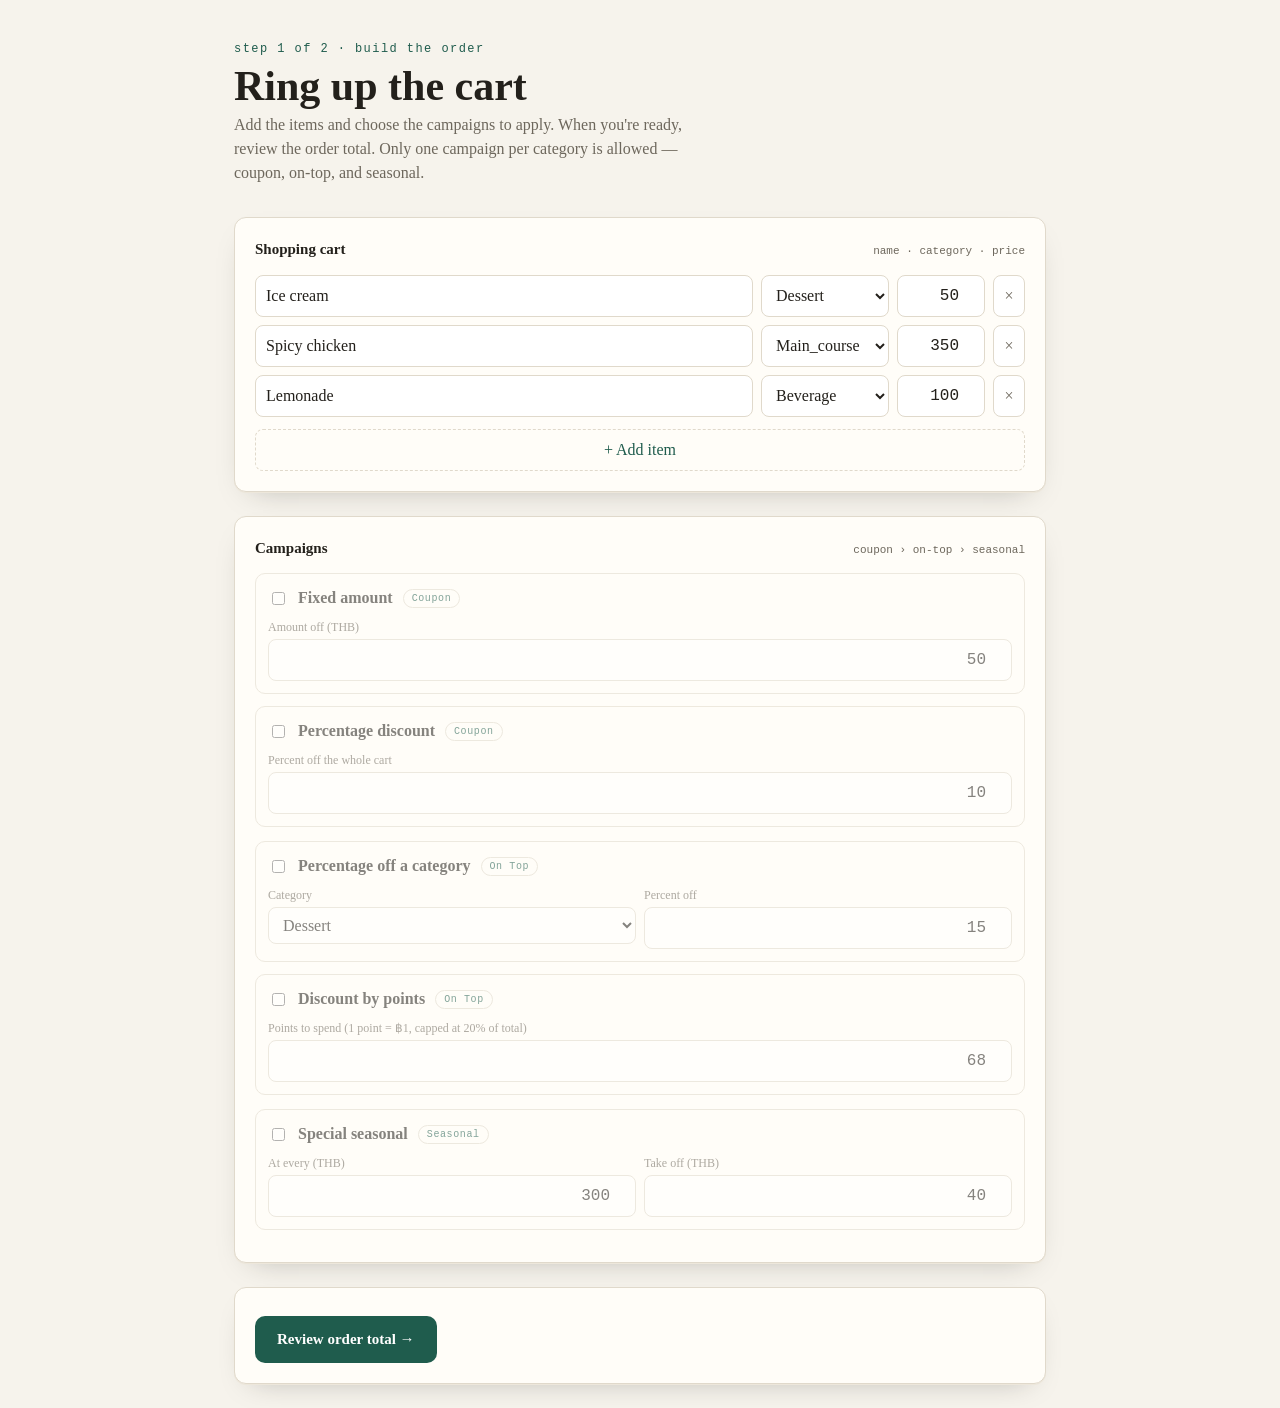
<file: Prototype/index.html>
<!DOCTYPE html>
<html lang="en">
<head>
<meta charset="UTF-8">
<meta name="viewport" content="width=device-width, initial-scale=1.0">
<title>New order — Playtorium</title>
<style>
  :root {
    --paper: #f6f3ec;
    --card: #fffdf8;
    --ink: #23201b;
    --ink-soft: #6d675c;
    --line: #e0d9cb;
    --accent: #1f5c4d;
    --accent-soft: #e4efe9;
    --strike: #b23a2e;
    --strike-soft: #f6e6e2;
    --shadow: 0 1px 0 #ede7db, 0 12px 30px -18px rgba(35,32,27,.35);
  }
  * { box-sizing: border-box; }
  html { -webkit-text-size-adjust: 100%; }
  body {
    margin: 0; background: var(--paper); color: var(--ink);
    font-family: "Iowan Old Style", "Palatino Linotype", Palatino, Georgia, serif; line-height: 1.5;
  }
  .num { font-family: "SFMono-Regular", ui-monospace, "Cascadia Mono", Menlo, Consolas, monospace; font-variant-numeric: tabular-nums; }
  header { max-width: 860px; margin: 0 auto; padding: 40px 24px 8px; }
  header .kicker { font-family: ui-monospace, Menlo, monospace; font-size: 12px; letter-spacing: .12em; color: var(--accent); }
  header h1 { font-size: clamp(28px, 4vw, 42px); line-height: 1.08; margin: 6px 0 4px; font-weight: 600; }
  header p { color: var(--ink-soft); margin: 0; max-width: 60ch; }
  .wrap { max-width: 860px; margin: 0 auto; padding: 24px; }
  .panel { background: var(--card); border: 1px solid var(--line); border-radius: 12px; box-shadow: var(--shadow); padding: 20px; }
  .panel + .panel { margin-top: 24px; }
  .panel h2 { font-size: 15px; margin: 0 0 14px; font-weight: 600; display: flex; align-items: baseline; justify-content: space-between; }
  .panel h2 small { font-family: ui-monospace, Menlo, monospace; font-size: 11px; color: var(--ink-soft); font-weight: 400; }
  .row { display: grid; grid-template-columns: 1fr 128px 88px 32px; gap: 8px; margin-bottom: 8px; }
  @media (max-width: 460px) { .row { grid-template-columns: 1fr 1fr; } }
  input, select, button { font: inherit; }
  input, select { width: 100%; padding: 8px 10px; border: 1px solid var(--line); border-radius: 8px; background: #fff; color: var(--ink); }
  input.num { text-align: right; }
  input:focus, select:focus { outline: 2px solid var(--accent); outline-offset: 1px; border-color: var(--accent); }
  .icon-btn { border: 1px solid var(--line); background: #fff; border-radius: 8px; cursor: pointer; color: var(--ink-soft); line-height: 1; }
  .icon-btn:hover { border-color: var(--strike); color: var(--strike); }
  .add-link { background: none; border: 1px dashed var(--line); color: var(--accent); border-radius: 8px; padding: 8px 12px; cursor: pointer; width: 100%; margin-top: 4px; }
  .add-link:hover { border-color: var(--accent); background: var(--accent-soft); }
  .camp { border: 1px solid var(--line); border-radius: 10px; padding: 12px; margin-bottom: 12px; }
  .camp.disabled { opacity: .55; }
  .camp-head { display: flex; align-items: center; gap: 10px; margin-bottom: 4px; }
  .camp-head label { font-weight: 600; cursor: pointer; }
  .camp-head .tag { font-family: ui-monospace, Menlo, monospace; font-size: 10px; letter-spacing: .06em; color: var(--accent); border: 1px solid var(--line); border-radius: 999px; padding: 1px 8px; }
  .camp-body { display: grid; grid-template-columns: 1fr 1fr; gap: 8px; margin-top: 8px; }
  .camp-body .full { grid-column: 1 / -1; }
  .field small { display: block; color: var(--ink-soft); font-size: 12px; margin-bottom: 3px; }
  input[type="checkbox"] { width: auto; }
  .exclusive-note { font-size: 12px; color: var(--strike); background: var(--strike-soft); border-radius: 6px; padding: 6px 8px; margin-top: 6px; display: none; }
  .actions { display: flex; align-items: center; gap: 14px; margin-top: 8px; }
  .review-btn { background: var(--accent); color: #fff; border: none; border-radius: 10px; padding: 12px 22px; font-size: 15px; cursor: pointer; font-weight: 600; }
  .review-btn:hover { background: #1a4d41; }
  .error { color: var(--strike); background: var(--strike-soft); border: 1px solid #ecccc5; border-radius: 8px; padding: 10px 12px; font-size: 14px; }
  .error:empty { display: none; }
</style>
</head>
<body>
<header>
  <div class="kicker">step 1 of 2 · build the order</div>
  <h1>Ring up the cart</h1>
  <p>Add the items and choose the campaigns to apply. When you're ready, review the order total. Only one campaign per category is allowed — coupon, on-top, and seasonal.</p>
</header>

<div class="wrap">
  <div class="panel">
    <h2>Shopping cart <small>name · category · price</small></h2>
    <div id="cart"></div>
    <button class="add-link" id="addItem">+ Add item</button>
  </div>

  <div class="panel">
    <h2>Campaigns <small>coupon › on-top › seasonal</small></h2>

    <div class="camp" data-group="Coupon">
      <div class="camp-head">
        <input type="checkbox" id="c_fixed" data-exclusive="Coupon">
        <label for="c_fixed">Fixed amount</label><span class="tag">Coupon</span>
      </div>
      <div class="camp-body">
        <div class="field full"><small>Amount off (THB)</small>
          <input class="num" type="number" id="c_fixed_amount" value="50" min="0" step="1"></div>
      </div>
    </div>

    <div class="camp" data-group="Coupon">
      <div class="camp-head">
        <input type="checkbox" id="c_pct" data-exclusive="Coupon">
        <label for="c_pct">Percentage discount</label><span class="tag">Coupon</span>
      </div>
      <div class="camp-body">
        <div class="field full"><small>Percent off the whole cart</small>
          <input class="num" type="number" id="c_pct_val" value="10" min="0" max="100" step="0.5"></div>
      </div>
    </div>
    <div class="exclusive-note" id="note_Coupon">Only one coupon can apply.</div>

    <div class="camp" data-group="OnTop" style="margin-top:14px;">
      <div class="camp-head">
        <input type="checkbox" id="c_cat" data-exclusive="OnTop">
        <label for="c_cat">Percentage off a category</label><span class="tag">On&nbsp;Top</span>
      </div>
      <div class="camp-body">
        <div class="field"><small>Category</small>
          <select id="c_cat_name"><option>Dessert</option><option>Main_course</option><option>Beverage</option></select></div>
        <div class="field"><small>Percent off</small>
          <input class="num" type="number" id="c_cat_pct" value="15" min="0" max="100" step="0.5"></div>
      </div>
    </div>

    <div class="camp" data-group="OnTop">
      <div class="camp-head">
        <input type="checkbox" id="c_pts" data-exclusive="OnTop">
        <label for="c_pts">Discount by points</label><span class="tag">On&nbsp;Top</span>
      </div>
      <div class="camp-body">
        <div class="field full"><small>Points to spend (1 point = ฿1, capped at 20% of total)</small>
          <input class="num" type="number" id="c_pts_val" value="68" min="0" step="1"></div>
      </div>
    </div>
    <div class="exclusive-note" id="note_OnTop">Only one on-top campaign can apply.</div>

    <div class="camp" data-group="Seasonal" style="margin-top:14px;">
      <div class="camp-head">
        <input type="checkbox" id="c_seasonal" data-exclusive="Seasonal">
        <label for="c_seasonal">Special seasonal</label><span class="tag">Seasonal</span>
      </div>
      <div class="camp-body">
        <div class="field"><small>At every (THB)</small>
          <input class="num" type="number" id="c_seasonal_every" value="300" min="1" step="1"></div>
        <div class="field"><small>Take off (THB)</small>
          <input class="num" type="number" id="c_seasonal_disc" value="40" min="0" step="1"></div>
      </div>
    </div>
  </div>

  <div class="panel">
    <div id="formError" class="error"></div>
    <div class="actions">
      <button class="review-btn" id="review">Review order total →</button>
    </div>
  </div>
</div>

<script src="discount-engine.js"></script>
<script>
(function () {
  'use strict';
  var $ = function (id) { return document.getElementById(id); };

  var seed = [
    { name: 'Ice cream', category: 'Dessert', price: 50 },
    { name: 'Spicy chicken', category: 'Main_course', price: 350 },
    { name: 'Lemonade', category: 'Beverage', price: 100 }
  ];

  function catOptions(sel) {
    return ['Dessert', 'Main_course', 'Beverage'].map(function (c) {
      return '<option' + (c === sel ? ' selected' : '') + '>' + c + '</option>';
    }).join('');
  }

  function addRow(item) {
    item = item || { name: '', category: 'Dessert', price: '' };
    var row = document.createElement('div');
    row.className = 'row';
    row.innerHTML =
      '<input class="i-name" type="text" placeholder="Item name" value="' + item.name + '">' +
      '<select class="i-cat">' + catOptions(item.category) + '</select>' +
      '<input class="num i-price" type="number" min="0" step="0.01" placeholder="0.00" value="' + item.price + '">' +
      '<button class="icon-btn i-del" title="Remove" aria-label="Remove item">×</button>';
    $('cart').appendChild(row);
    row.querySelector('.i-del').addEventListener('click', function () { row.remove(); });
  }

  function readCart() {
    var items = [];
    document.querySelectorAll('#cart .row').forEach(function (row) {
      var name = row.querySelector('.i-name').value.trim();
      var category = row.querySelector('.i-cat').value;
      var raw = row.querySelector('.i-price').value;
      if (raw === '' && name === '') return;
      items.push({ name: name || 'Item', category: category, price: parseFloat(raw) });
    });
    return items;
  }

  function readCampaigns() {
    var list = [];
    if ($('c_fixed').checked)    list.push({ type: 'fixed', amount: parseFloat($('c_fixed_amount').value) });
    if ($('c_pct').checked)      list.push({ type: 'percentage', percentage: parseFloat($('c_pct_val').value) });
    if ($('c_cat').checked)      list.push({ type: 'categoryPercentage', category: $('c_cat_name').value, percentage: parseFloat($('c_cat_pct').value) });
    if ($('c_pts').checked)      list.push({ type: 'points', points: parseFloat($('c_pts_val').value) });
    if ($('c_seasonal').checked) list.push({ type: 'seasonal', every: parseFloat($('c_seasonal_every').value), discount: parseFloat($('c_seasonal_disc').value) });
    return list;
  }

  function wireExclusivity() {
    document.querySelectorAll('input[data-exclusive]').forEach(function (cb) {
      cb.addEventListener('change', function () {
        if (cb.checked) {
          var group = cb.getAttribute('data-exclusive');
          document.querySelectorAll('input[data-exclusive="' + group + '"]').forEach(function (other) {
            if (other !== cb) other.checked = false;
          });
        }
        syncDisabled();
      });
    });
  }

  function syncDisabled() {
    document.querySelectorAll('.camp').forEach(function (camp) {
      var cb = camp.querySelector('input[type="checkbox"]');
      camp.classList.toggle('disabled', cb && !cb.checked);
    });
  }

  function review() {
    var err = $('formError');
    err.textContent = '';
    var cart = readCart();
    var campaigns = readCampaigns();

    if (!cart.length) {
      err.textContent = 'Add at least one item before reviewing the order.';
      return;
    }
    // Validate by running the engine now, so errors surface on this page.
    try {
      DiscountEngine.calculate(cart, campaigns);
    } catch (e) {
      err.textContent = e.message;
      return;
    }
    var payload = encodeURIComponent(JSON.stringify({ cart: cart, campaigns: campaigns }));
    window.location.href = 'order-total.html?order=' + payload;
  }

  seed.forEach(addRow);
  wireExclusivity();
  syncDisabled();
  $('addItem').addEventListener('click', function () { addRow(); });
  $('review').addEventListener('click', review);
})();
</script>
</body>
</html>
</file>
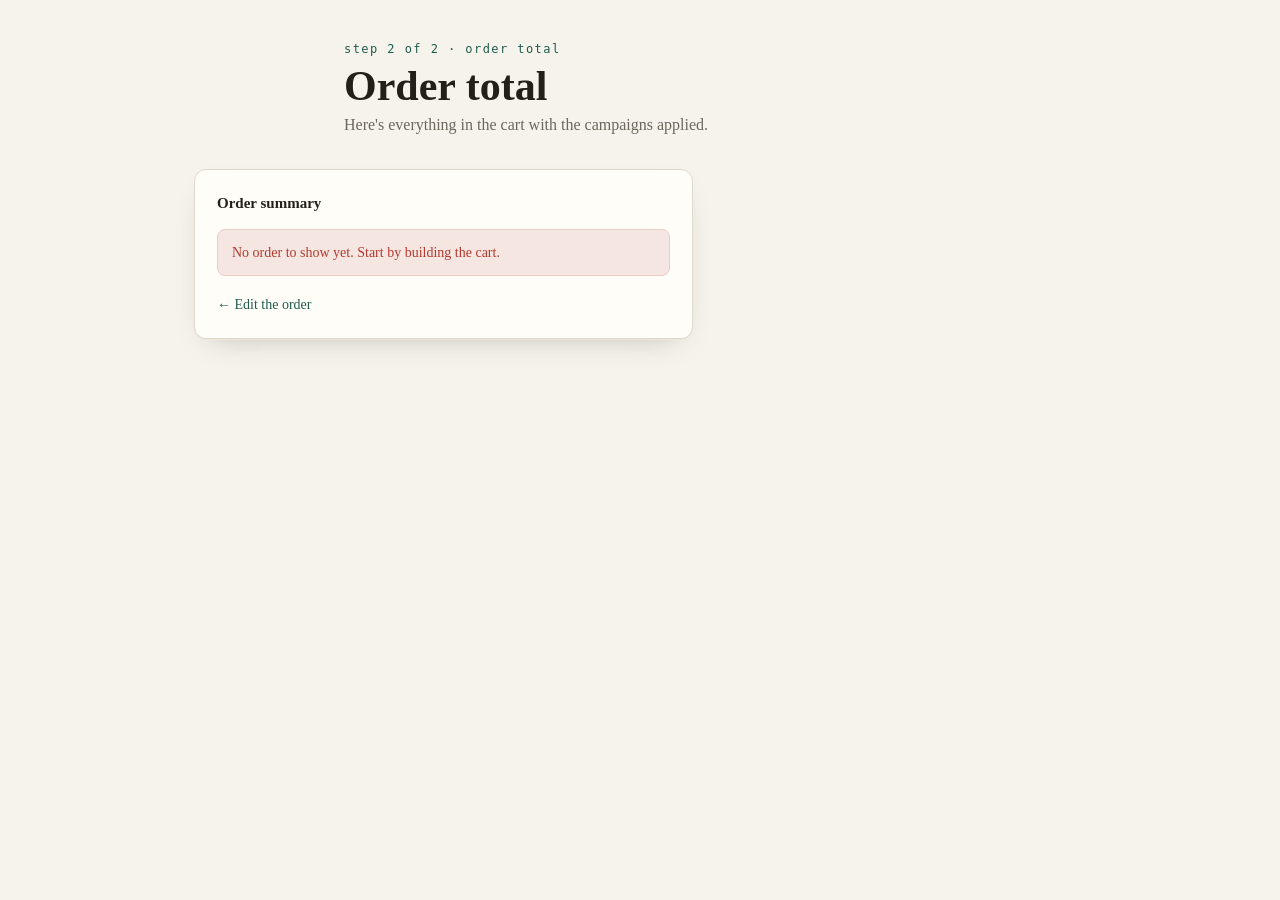
<file: Prototype/order-total.html>
<!DOCTYPE html>
<html lang="en">
<head>
<meta charset="UTF-8">
<meta name="viewport" content="width=device-width, initial-scale=1.0">
<title>Order total — Playtorium</title>
<style>
  :root {
    --paper: #f6f3ec;
    --card: #fffdf8;
    --ink: #23201b;
    --ink-soft: #6d675c;
    --line: #e0d9cb;
    --accent: #1f5c4d;
    --accent-soft: #e4efe9;
    --strike: #b23a2e;
    --strike-soft: #f6e6e2;
    --shadow: 0 1px 0 #ede7db, 0 12px 30px -18px rgba(35,32,27,.35);
  }
  * { box-sizing: border-box; }
  html { -webkit-text-size-adjust: 100%; }
  body {
    margin: 0; background: var(--paper); color: var(--ink);
    font-family: "Iowan Old Style", "Palatino Linotype", Palatino, Georgia, serif; line-height: 1.5;
  }
  .num { font-family: "SFMono-Regular", ui-monospace, "Cascadia Mono", Menlo, Consolas, monospace; font-variant-numeric: tabular-nums; }
  header { max-width: 640px; margin: 0 auto; padding: 40px 24px 8px; }
  header .kicker { font-family: ui-monospace, Menlo, monospace; font-size: 12px; letter-spacing: .12em; color: var(--accent); }
  header h1 { font-size: clamp(28px, 4vw, 42px); line-height: 1.08; margin: 6px 0 4px; font-weight: 600; }
  header p { color: var(--ink-soft); margin: 0; max-width: 60ch; }
  .wrap { max-width: 940px; margin: 0 auto; padding: 24px; }
  .layout { display: grid; grid-template-columns: 1.35fr 1fr; gap: 24px; align-items: start; }
  @media (max-width: 760px) { .layout { grid-template-columns: 1fr; } }
  .panel { background: var(--card); border: 1px solid var(--line); border-radius: 12px; box-shadow: var(--shadow); padding: 22px; }

  /* QR payment panel */
  .qr-panel { text-align: center; position: sticky; top: 16px; }
  .qr-figure { border: 1px solid var(--line); border-radius: 12px; overflow: hidden; background: #fff; }
  .qr-figure img { display: block; width: 100%; height: auto; }
  .qr-caption { margin-top: 12px; font-size: 13px; color: var(--ink-soft); }
  .qr-amount { margin-top: 8px; font-size: 15px; color: var(--ink); }
  .qr-amount b { font-weight: 600; }
  .qr-hint { margin-top: 10px; font-size: 12px; color: var(--ink-soft); }
  .panel h2 { font-size: 15px; margin: 0 0 14px; font-weight: 600; display: flex; align-items: baseline; justify-content: space-between; }
  .panel h2 small { font-family: ui-monospace, Menlo, monospace; font-size: 11px; color: var(--ink-soft); font-weight: 400; }

  .cart-table { width: 100%; border-collapse: collapse; }
  .cart-table thead th { text-align: left; font-weight: 600; font-size: 12px; color: var(--ink-soft); border-bottom: 1px solid var(--line); padding: 0 0 6px; }
  .cart-table th.r, .cart-table td.r { text-align: right; }
  .cart-table tbody td { padding: 8px 0; border-bottom: 1px solid var(--line); font-size: 15px; vertical-align: top; }
  .cart-table td.cat { color: var(--ink-soft); font-size: 12px; }

  .ledger { margin-top: 14px; }
  .ledger-row { display: flex; justify-content: space-between; align-items: baseline; padding: 5px 0; }
  .ledger-row .label { color: var(--ink-soft); font-size: 14px; }
  .ledger-row .label b { color: var(--ink); font-weight: 600; }
  .ledger-row .step-note { font-size: 11px; color: var(--ink-soft); }
  .ledger-row .amt { color: var(--strike); }
  .subtotal { border-top: 1px dashed var(--line); margin-top: 6px; padding-top: 12px; }
  .subtotal .amt { color: var(--ink); }
  .final { border-top: 2px solid var(--ink); margin-top: 10px; padding-top: 12px; }
  .final .label { font-weight: 600; color: var(--ink); font-size: 15px; }
  .final .amt { color: var(--ink); font-size: 26px; font-weight: 600; }
  .saved { text-align: center; margin-top: 12px; font-size: 13px; color: var(--accent); background: var(--accent-soft); border-radius: 8px; padding: 6px; }
  .thb::before { content: "฿"; margin-right: 2px; color: var(--ink-soft); font-weight: 400; }
  .error { color: var(--strike); background: var(--strike-soft); border: 1px solid #ecccc5; border-radius: 8px; padding: 12px 14px; font-size: 14px; }
  .back { display: inline-block; margin-top: 18px; color: var(--accent); text-decoration: none; font-size: 14px; }
  .back:hover { text-decoration: underline; }
</style>
</head>
<body>
<header>
  <div class="kicker">step 2 of 2 · order total</div>
  <h1>Order total</h1>
  <p>Here's everything in the cart with the campaigns applied.</p>
</header>

<div class="wrap">
  <div class="layout">
    <div class="panel">
      <h2>Order summary <small id="itemCount"></small></h2>
      <div id="result"></div>
      <a class="back" href="index.html">← Edit the order</a>
    </div>

    <div class="panel qr-panel">
      <h2>Scan to pay <small>Thai QR · PromptPay</small></h2>
      <figure class="qr-figure" style="margin:0;">
        <img src="qrcode.png" alt="Thai QR PromptPay payment code for Rommai School">
      </figure>
      <div class="qr-caption">ROMMAI SCHOOL<br>Biller ID: 099400025313301</div>
      <div class="qr-amount" id="qrAmount"></div>
      <div class="qr-hint">Open your banking app and scan the code to pay the total above.</div>
    </div>
  </div>
</div>

<script src="discount-engine.js"></script>
<script>
(function () {
  'use strict';
  var $ = function (id) { return document.getElementById(id); };
  var fmt = function (n) { return n.toLocaleString('en-US', { minimumFractionDigits: 2, maximumFractionDigits: 2 }); };
  var escapeHtml = function (s) {
    return String(s).replace(/[&<>"']/g, function (ch) {
      return { '&': '&amp;', '<': '&lt;', '>': '&gt;', '"': '&quot;', "'": '&#39;' }[ch];
    });
  };
  var STEP_LABEL = {
    fixed: 'Fixed amount', percentage: 'Percentage discount',
    categoryPercentage: 'Category discount', points: 'Points redeemed',
    seasonal: 'Seasonal offer'
  };

  function getOrder() {
    var params = new URLSearchParams(window.location.search);
    var raw = params.get('order');
    if (!raw) return null;
    try { return JSON.parse(decodeURIComponent(raw)); }
    catch (e) { return undefined; } // malformed
  }

  function hideQr() {
    var qr = document.querySelector('.qr-panel');
    if (qr) qr.style.display = 'none';
  }

  function render() {
    var result = $('result');
    var order = getOrder();

    if (order === null) {
      result.innerHTML = '<div class="error">No order to show yet. Start by building the cart.</div>';
      $('itemCount').textContent = '';
      hideQr();
      return;
    }
    if (order === undefined || !order.cart) {
      result.innerHTML = '<div class="error">This order link looks broken. Go back and rebuild the cart.</div>';
      $('itemCount').textContent = '';
      hideQr();
      return;
    }

    var out;
    try {
      out = DiscountEngine.calculate(order.cart, order.campaigns || []);
    } catch (e) {
      result.innerHTML = '<div class="error">' + escapeHtml(e.message) + '</div>';
      $('itemCount').textContent = '';
      hideQr();
      return;
    }

    var cart = order.cart;
    $('itemCount').textContent = cart.length + (cart.length === 1 ? ' item' : ' items');

    var html = '<table class="cart-table"><thead><tr>' +
      '<th>Item</th><th>Category</th><th class="r">Price</th></tr></thead><tbody>';
    cart.forEach(function (it) {
      html += '<tr><td>' + escapeHtml(it.name) + '</td>' +
        '<td class="cat">' + escapeHtml(it.category) + '</td>' +
        '<td class="r num thb">' + fmt(it.price) + '</td></tr>';
    });
    html += '</tbody></table>';

    html += '<div class="ledger">';
    html += '<div class="ledger-row subtotal"><span class="label"><b>Subtotal</b></span>' +
            '<span class="amt num thb">' + fmt(out.subtotal) + '</span></div>';
    out.steps.forEach(function (s) {
      html += '<div class="ledger-row"><span class="label">−&nbsp;' + (STEP_LABEL[s.type] || s.type) +
        '<br><span class="step-note">on ฿' + fmt(s.before) + ' → ฿' + fmt(s.after) + '</span></span>' +
        '<span class="amt num">−' + fmt(s.discount) + '</span></div>';
    });
    html += '<div class="ledger-row final"><span class="label">Total price</span>' +
            '<span class="amt num thb">' + fmt(out.finalPrice) + '</span></div>';
    html += '</div>';
    if (out.totalDiscount > 0) {
      html += '<div class="saved">You saved ฿' + fmt(out.totalDiscount) + '</div>';
    }
    result.innerHTML = html;

    var qrAmount = $('qrAmount');
    if (qrAmount) {
      qrAmount.innerHTML = 'Amount due: <b class="num thb">' + fmt(out.finalPrice) + '</b>';
    }
  }

  render();
})();
</script>
</body>
</html>
</file>
